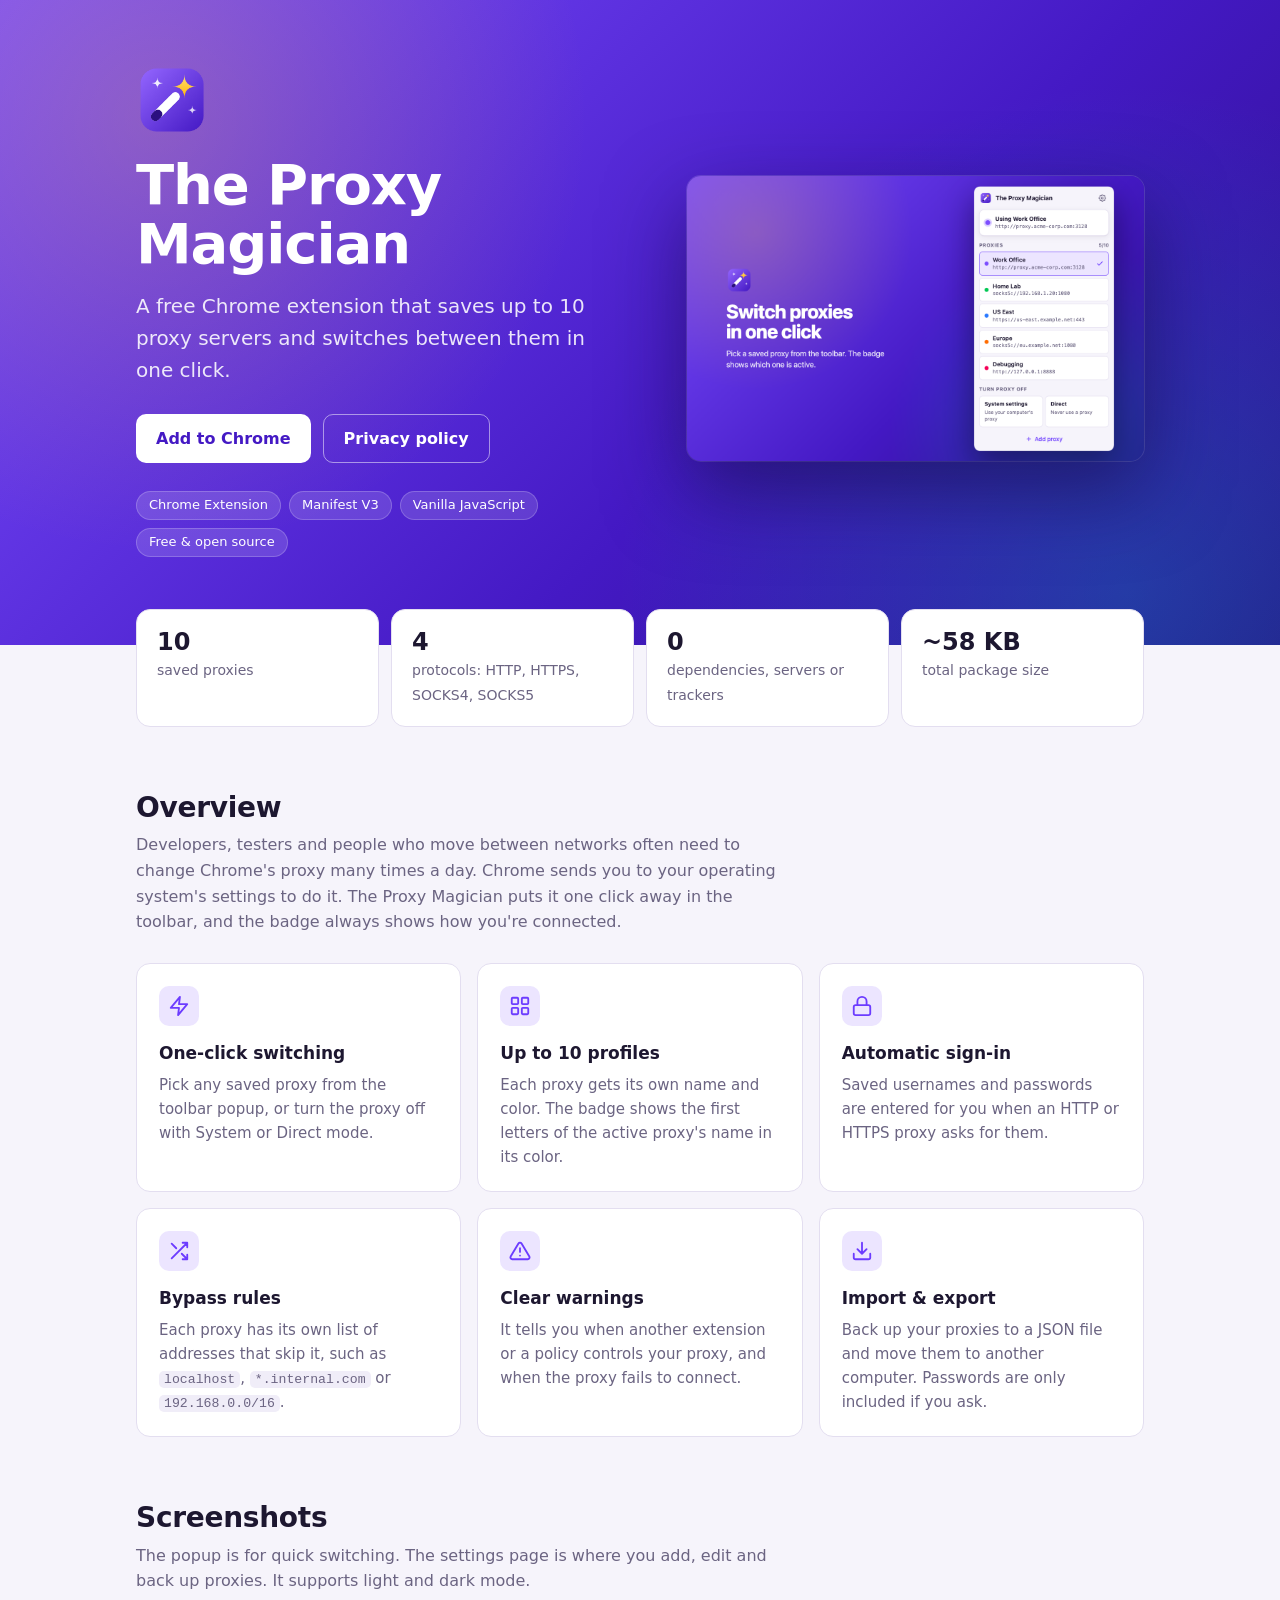
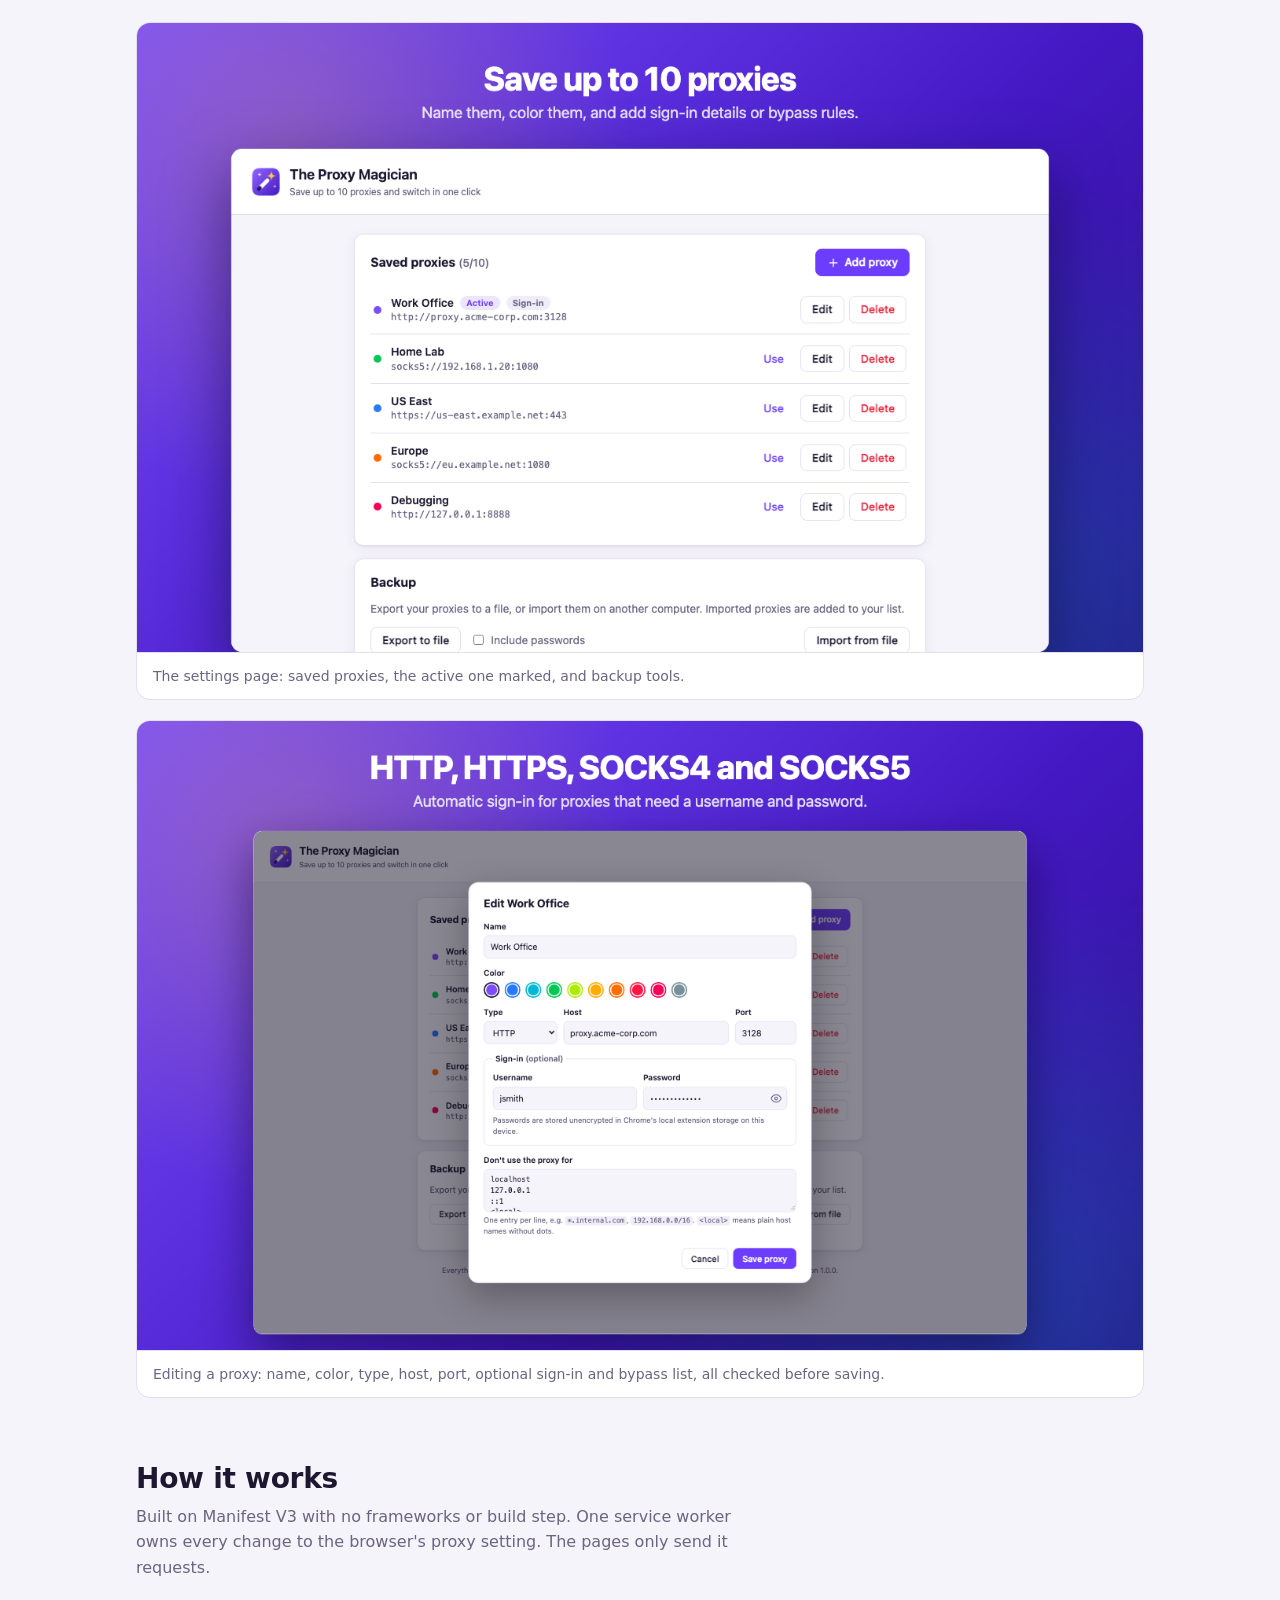
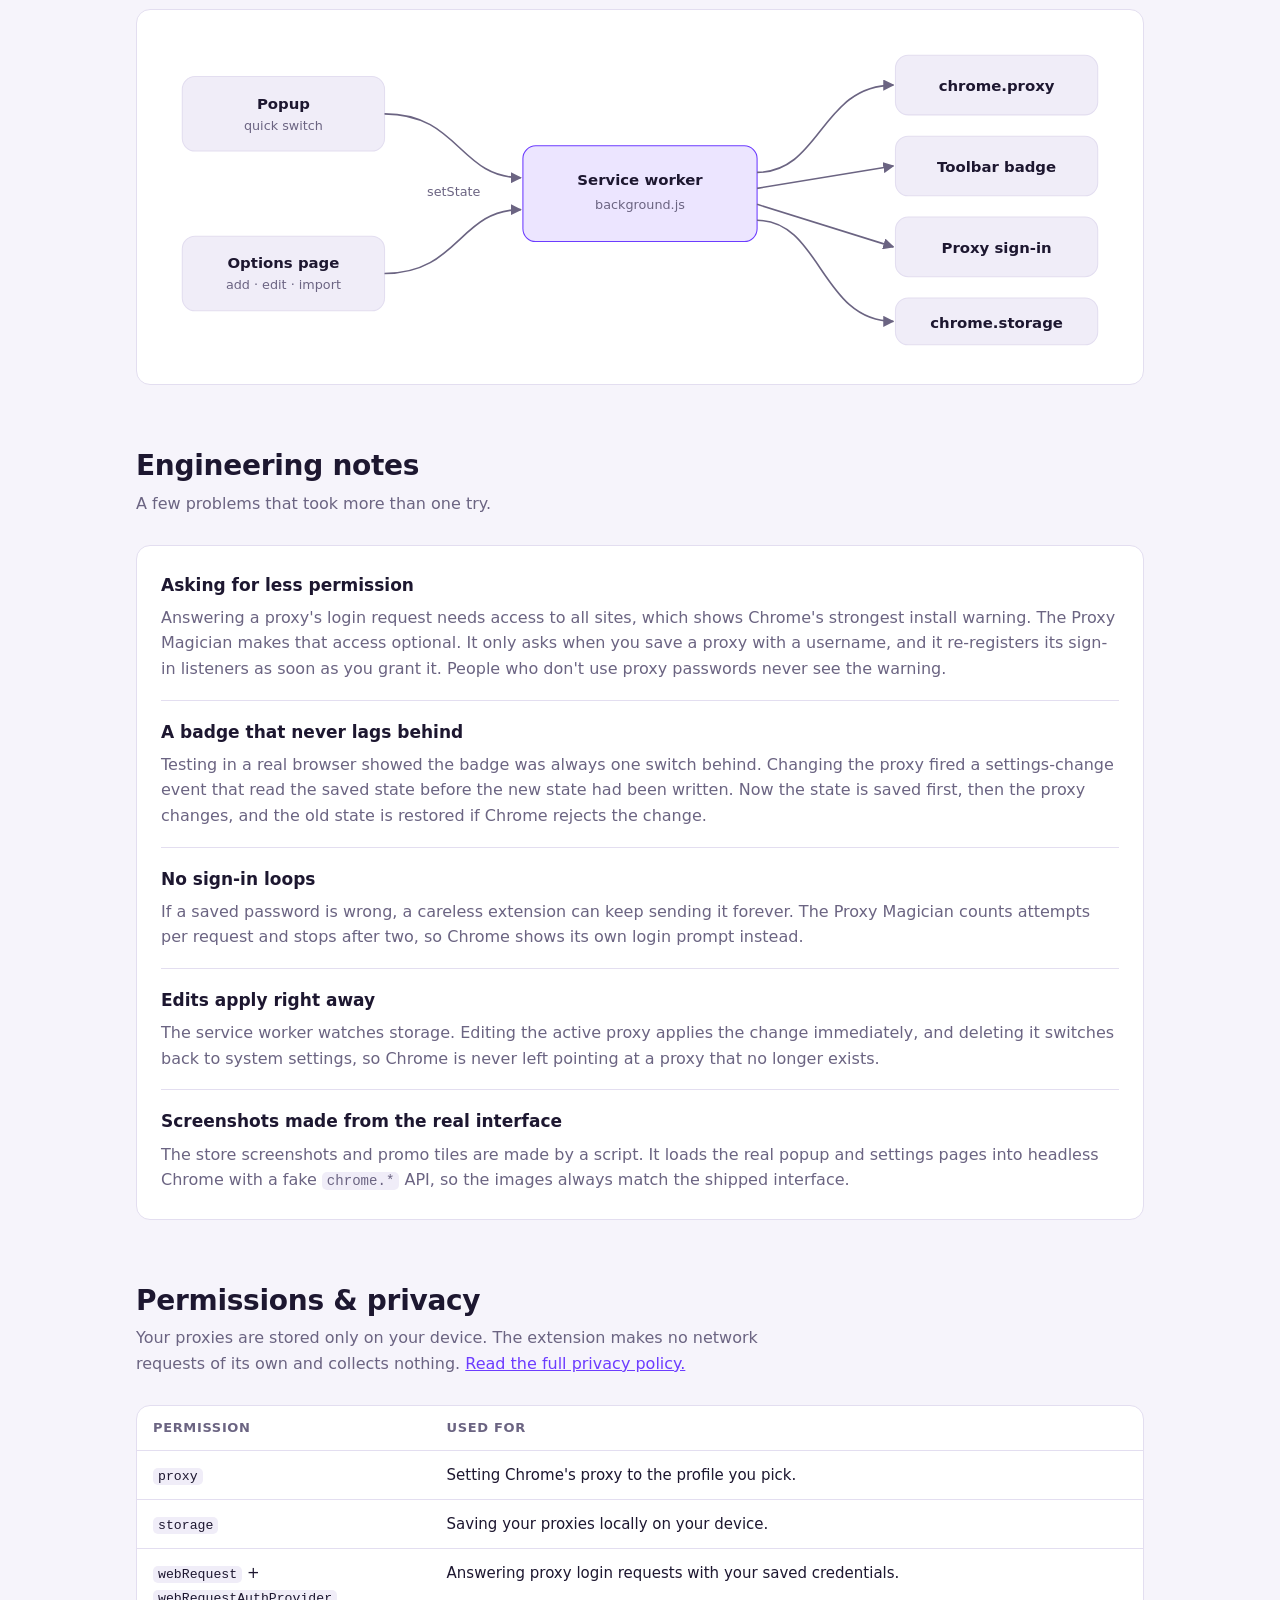
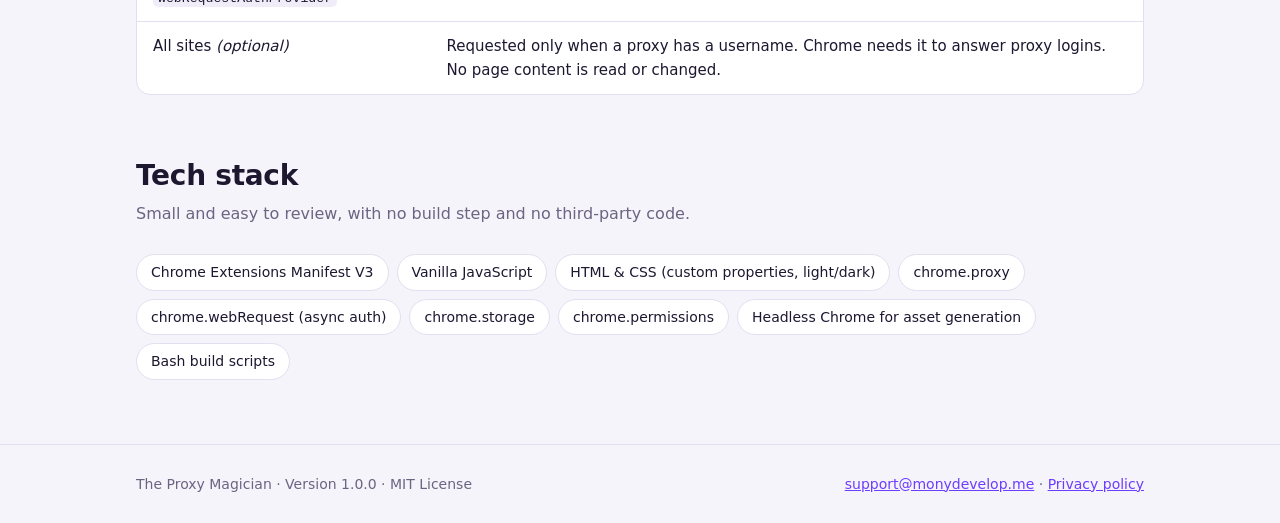
<file: docs/index.html>
<!doctype html>
<html lang="en">
<head>
  <meta charset="utf-8">
  <meta name="viewport" content="width=device-width, initial-scale=1">
  <title>The Proxy Magician</title>
  <meta name="description" content="A free, privacy-first Chrome extension to save up to 10 proxy servers and switch between them in one click.">
  <meta property="og:title" content="The Proxy Magician">
  <meta property="og:description" content="Save up to 10 proxies and switch between them in one click. Free, private, no tracking.">
  <meta property="og:image" content="images/promo-marquee.png">
  <link rel="icon" href="icon128.png">
  <style>
    :root {
      --bg: #f6f4fb;
      --surface: #ffffff;
      --surface-2: #f0edf8;
      --border: #e3def0;
      --text: #1d1730;
      --muted: #6b6482;
      --accent: #6c3cff;
      --accent-soft: #ece5ff;
      --gold: #ffb300;
      color-scheme: light;
    }
    @media (prefers-color-scheme: dark) {
      :root {
        --bg: #14111d;
        --surface: #1d1928;
        --surface-2: #262133;
        --border: #332c45;
        --text: #ece9f5;
        --muted: #a39cb8;
        --accent: #9b7bff;
        --accent-soft: #2c2347;
        --gold: #ffcf66;
        color-scheme: dark;
      }
    }
    * { box-sizing: border-box; }
    html { scroll-behavior: smooth; }
    body { margin: 0; background: var(--bg); color: var(--text); font: 16px/1.6 system-ui, -apple-system, "Segoe UI", Roboto, sans-serif; }
    a { color: var(--accent); }
    img { max-width: 100%; display: block; }
    code { font: 0.88em ui-monospace, "SF Mono", Menlo, Consolas, monospace; background: var(--surface-2); padding: 1px 5px; border-radius: 5px; }
    .wrap { max-width: 1040px; margin: 0 auto; padding: 0 16px; }

    /* Hero */
    .hero {
      color: #fff;
      background:
        radial-gradient(circle at 12% 18%, rgba(255, 194, 46, 0.22), transparent 35%),
        radial-gradient(circle at 88% 92%, rgba(0, 184, 212, 0.25), transparent 40%),
        linear-gradient(135deg, #7a4dff 0%, #4419c4 60%, #2a0e86 100%);
      padding: 64px 0 72px;
    }
    .hero .wrap { display: grid; grid-template-columns: 1.1fr 1fr; gap: 48px; align-items: center; }
    .hero .logo { width: 72px; height: 72px; margin-bottom: 20px; }
    .hero h1 { font-size: clamp(36px, 6vw, 56px); line-height: 1.05; margin: 0 0 16px; letter-spacing: -0.02em; }
    .hero p.lead { font-size: 20px; margin: 0 0 28px; color: rgba(255, 255, 255, 0.88); max-width: 480px; }
    .hero .shot { border-radius: 14px; box-shadow: 0 30px 80px rgba(15, 5, 50, 0.5), 0 0 0 1px rgba(255, 255, 255, 0.15); }
    .actions { display: flex; flex-wrap: wrap; gap: 12px; }
    .btn { display: inline-flex; align-items: center; gap: 8px; padding: 11px 20px; border-radius: 10px; font-weight: 600; text-decoration: none; }
    .btn-light { background: #fff; color: #4419c4; }
    .btn-outline { border: 1px solid rgba(255, 255, 255, 0.5); color: #fff; }
    .btn:hover { filter: brightness(1.06); }
    .tags { display: flex; flex-wrap: wrap; gap: 8px; margin-top: 28px; padding: 0; list-style: none; }
    .tags li { font-size: 13px; padding: 3px 12px; border-radius: 999px; background: rgba(255, 255, 255, 0.14); border: 1px solid rgba(255, 255, 255, 0.2); }

    /* Sections */
    section { padding: 64px 0 0; }
    section:last-of-type { padding-bottom: 64px; }
    h2 { font-size: 28px; line-height: 1.2; margin: 0 0 8px; letter-spacing: -0.01em; }
    .sub { color: var(--muted); margin: 0 0 28px; max-width: 640px; }
    .card { background: var(--surface); border: 1px solid var(--border); border-radius: 14px; }

    .facts { display: grid; grid-template-columns: repeat(4, 1fr); gap: 12px; margin-top: -36px; position: relative; }
    .fact { padding: 18px 20px; }
    .fact strong { display: block; font-size: 24px; line-height: 1.2; }
    .fact span { color: var(--muted); font-size: 14px; }

    .grid-3 { display: grid; grid-template-columns: repeat(3, 1fr); gap: 16px; }
    .grid-2 { display: grid; grid-template-columns: repeat(2, 1fr); gap: 16px; }
    .feature { padding: 22px; }
    .feature .ico { width: 40px; height: 40px; border-radius: 10px; display: grid; place-items: center; background: var(--accent-soft); color: var(--accent); margin-bottom: 14px; }
    .feature .ico svg { width: 22px; height: 22px; }
    .feature h3 { margin: 0 0 6px; font-size: 17px; }
    .feature p { margin: 0; color: var(--muted); font-size: 15px; }

    .gallery { display: grid; gap: 20px; }
    .gallery figure { margin: 0; overflow: hidden; }
    .gallery img { width: 100%; height: auto; }
    .gallery figcaption { padding: 12px 16px; color: var(--muted); font-size: 14px; border-top: 1px solid var(--border); }

    .arch { padding: 24px; }
    .arch svg { width: 100%; height: auto; }
    .arch .box { fill: var(--surface-2); stroke: var(--border); }
    .arch .box-accent { fill: var(--accent-soft); stroke: var(--accent); }
    .arch text { fill: var(--text); font: 600 14px system-ui, sans-serif; }
    .arch text.small { fill: var(--muted); font-weight: 400; font-size: 12px; }
    .arch .line { stroke: var(--muted); stroke-width: 1.5; fill: none; }
    .arch .arrow { fill: var(--muted); }

    .notes { padding: 8px 24px; }
    .note { padding: 18px 0; border-top: 1px solid var(--border); }
    .note:first-child { border-top: 0; }
    .note h3 { margin: 0 0 6px; font-size: 17px; }
    .note p { margin: 0; color: var(--muted); }

    table { width: 100%; border-collapse: collapse; font-size: 15px; }
    th, td { text-align: left; padding: 12px 16px; border-top: 1px solid var(--border); vertical-align: top; }
    thead th { border-top: 0; color: var(--muted); font-size: 13px; text-transform: uppercase; letter-spacing: 0.05em; font-weight: 600; }
    .table-card { overflow: hidden; }

    .stack { display: flex; flex-wrap: wrap; gap: 8px; padding: 0; margin: 0; list-style: none; }
    .stack li { padding: 6px 14px; border-radius: 999px; background: var(--surface); border: 1px solid var(--border); font-size: 14px; }

    footer { border-top: 1px solid var(--border); padding: 28px 0; color: var(--muted); font-size: 14px; }
    footer .wrap { display: flex; flex-wrap: wrap; justify-content: space-between; gap: 12px; }

    @media (max-width: 860px) {
      .hero .wrap { grid-template-columns: 1fr; }
      .facts { grid-template-columns: repeat(2, 1fr); }
      .grid-3 { grid-template-columns: 1fr 1fr; }
    }
    @media (max-width: 560px) {
      .hero { padding: 44px 0 64px; }
      .grid-3, .grid-2 { grid-template-columns: 1fr; }
      table, tbody, tr, td { display: block; }
      thead { display: none; }
      td:first-child { font-weight: 600; }
      td + td { border-top: 0; padding-top: 0; }
    }
  </style>
</head>
<body>

<header class="hero">
  <div class="wrap">
    <div>
      <img class="logo" src="icon128.png" alt="">
      <h1>The Proxy Magician</h1>
      <p class="lead">A free Chrome extension that saves up to 10 proxy servers and switches between them in one click.</p>
      <div class="actions">
        <a class="btn btn-light" href="https://chromewebstore.google.com/detail/the-proxy-magician/hmkcfbjaidhibekofgmmdnigapibkcei">Add to Chrome</a>
        <a class="btn btn-outline" href="privacy.html">Privacy policy</a>
      </div>
      <ul class="tags">
        <li>Chrome Extension</li>
        <li>Manifest V3</li>
        <li>Vanilla JavaScript</li>
        <li>Free &amp; open source</li>
      </ul>
    </div>
    <img class="shot" src="images/screenshot-1.png" alt="The Proxy Magician popup with five saved proxies, Work Office active">
  </div>
</header>

<main>
  <div class="wrap">
    <div class="facts">
      <div class="card fact"><strong>10</strong><span>saved proxies</span></div>
      <div class="card fact"><strong>4</strong><span>protocols: HTTP, HTTPS, SOCKS4, SOCKS5</span></div>
      <div class="card fact"><strong>0</strong><span>dependencies, servers or trackers</span></div>
      <div class="card fact"><strong>~58 KB</strong><span>total package size</span></div>
    </div>
  </div>

  <section id="overview">
    <div class="wrap">
      <h2>Overview</h2>
      <p class="sub">Developers, testers and people who move between networks often need to change Chrome's proxy many times a day. Chrome sends you to your operating system's settings to do it. The Proxy Magician puts it one click away in the toolbar, and the badge always shows how you're connected.</p>
      <div class="grid-3">
        <div class="card feature">
          <div class="ico"><svg viewBox="0 0 24 24" fill="none" stroke="currentColor" stroke-width="2" stroke-linecap="round" stroke-linejoin="round"><path d="M13 2 3 14h9l-1 8 10-12h-9l1-8z"/></svg></div>
          <h3>One-click switching</h3>
          <p>Pick any saved proxy from the toolbar popup, or turn the proxy off with System or Direct mode.</p>
        </div>
        <div class="card feature">
          <div class="ico"><svg viewBox="0 0 24 24" fill="none" stroke="currentColor" stroke-width="2" stroke-linecap="round" stroke-linejoin="round"><rect x="3" y="3" width="7" height="7" rx="1"/><rect x="14" y="3" width="7" height="7" rx="1"/><rect x="3" y="14" width="7" height="7" rx="1"/><rect x="14" y="14" width="7" height="7" rx="1"/></svg></div>
          <h3>Up to 10 profiles</h3>
          <p>Each proxy gets its own name and color. The badge shows the first letters of the active proxy's name in its color.</p>
        </div>
        <div class="card feature">
          <div class="ico"><svg viewBox="0 0 24 24" fill="none" stroke="currentColor" stroke-width="2" stroke-linecap="round" stroke-linejoin="round"><rect x="3" y="11" width="18" height="11" rx="2"/><path d="M7 11V7a5 5 0 0 1 10 0v4"/></svg></div>
          <h3>Automatic sign-in</h3>
          <p>Saved usernames and passwords are entered for you when an HTTP or HTTPS proxy asks for them.</p>
        </div>
        <div class="card feature">
          <div class="ico"><svg viewBox="0 0 24 24" fill="none" stroke="currentColor" stroke-width="2" stroke-linecap="round" stroke-linejoin="round"><path d="M16 3h5v5M4 20 21 3M21 16v5h-5M15 15l6 6M4 4l5 5"/></svg></div>
          <h3>Bypass rules</h3>
          <p>Each proxy has its own list of addresses that skip it, such as <code>localhost</code>, <code>*.internal.com</code> or <code>192.168.0.0/16</code>.</p>
        </div>
        <div class="card feature">
          <div class="ico"><svg viewBox="0 0 24 24" fill="none" stroke="currentColor" stroke-width="2" stroke-linecap="round" stroke-linejoin="round"><path d="M10.3 3.9 1.8 18a2 2 0 0 0 1.7 3h17a2 2 0 0 0 1.7-3L13.7 3.9a2 2 0 0 0-3.4 0zM12 9v4M12 17h.01"/></svg></div>
          <h3>Clear warnings</h3>
          <p>It tells you when another extension or a policy controls your proxy, and when the proxy fails to connect.</p>
        </div>
        <div class="card feature">
          <div class="ico"><svg viewBox="0 0 24 24" fill="none" stroke="currentColor" stroke-width="2" stroke-linecap="round" stroke-linejoin="round"><path d="M21 15v4a2 2 0 0 1-2 2H5a2 2 0 0 1-2-2v-4M7 10l5 5 5-5M12 15V3"/></svg></div>
          <h3>Import &amp; export</h3>
          <p>Back up your proxies to a JSON file and move them to another computer. Passwords are only included if you ask.</p>
        </div>
      </div>
    </div>
  </section>

  <section id="screenshots">
    <div class="wrap">
      <h2>Screenshots</h2>
      <p class="sub">The popup is for quick switching. The settings page is where you add, edit and back up proxies. It supports light and dark mode.</p>
      <div class="gallery">
        <figure class="card">
          <a href="images/screenshot-2.png"><img src="images/screenshot-2.png" alt="Settings page listing five saved proxies with Use, Edit and Delete buttons" loading="lazy"></a>
          <figcaption>The settings page: saved proxies, the active one marked, and backup tools.</figcaption>
        </figure>
        <figure class="card">
          <a href="images/screenshot-3.png"><img src="images/screenshot-3.png" alt="Edit proxy dialog with name, color, type, host, port, sign-in and bypass list fields" loading="lazy"></a>
          <figcaption>Editing a proxy: name, color, type, host, port, optional sign-in and bypass list, all checked before saving.</figcaption>
        </figure>
      </div>
    </div>
  </section>

  <section id="architecture">
    <div class="wrap">
      <h2>How it works</h2>
      <p class="sub">Built on Manifest V3 with no frameworks or build step. One service worker owns every change to the browser's proxy setting. The pages only send it requests.</p>
      <div class="card arch">
        <svg viewBox="0 0 900 300" role="img" aria-label="Architecture: popup and options page send messages to the background service worker, which reads chrome.storage and controls chrome.proxy, the toolbar badge and proxy sign-in">
          <defs>
            <marker id="arr" viewBox="0 0 10 10" refX="9" refY="5" markerWidth="7" markerHeight="7" orient="auto-start-reverse"><path class="arrow" d="M0 0 10 5 0 10z"/></marker>
          </defs>
          <rect class="box" x="20" y="40" width="190" height="70" rx="12"/>
          <text x="115" y="70" text-anchor="middle">Popup</text>
          <text class="small" x="115" y="90" text-anchor="middle">quick switch</text>

          <rect class="box" x="20" y="190" width="190" height="70" rx="12"/>
          <text x="115" y="220" text-anchor="middle">Options page</text>
          <text class="small" x="115" y="240" text-anchor="middle">add · edit · import</text>

          <rect class="box-accent" x="340" y="105" width="220" height="90" rx="12"/>
          <text x="450" y="142" text-anchor="middle">Service worker</text>
          <text class="small" x="450" y="164" text-anchor="middle">background.js</text>

          <rect class="box" x="690" y="20" width="190" height="56" rx="12"/>
          <text x="785" y="54" text-anchor="middle">chrome.proxy</text>
          <rect class="box" x="690" y="96" width="190" height="56" rx="12"/>
          <text x="785" y="130" text-anchor="middle">Toolbar badge</text>
          <rect class="box" x="690" y="172" width="190" height="56" rx="12"/>
          <text x="785" y="206" text-anchor="middle">Proxy sign-in</text>
          <rect class="box" x="690" y="248" width="190" height="44" rx="12"/>
          <text x="785" y="276" text-anchor="middle">chrome.storage</text>

          <path class="line" d="M210 75 C 280 75, 280 135, 338 135" marker-end="url(#arr)"/>
          <path class="line" d="M210 225 C 280 225, 280 165, 338 165" marker-end="url(#arr)"/>
          <text class="small" x="275" y="152" text-anchor="middle">setState</text>
          <path class="line" d="M560 130 C 620 130, 620 48, 688 48" marker-end="url(#arr)"/>
          <path class="line" d="M560 145 L 688 124" marker-end="url(#arr)"/>
          <path class="line" d="M560 160 L 688 200" marker-end="url(#arr)"/>
          <path class="line" d="M560 175 C 620 175, 620 270, 688 270" marker-end="url(#arr)"/>
        </svg>
      </div>
    </div>
  </section>

  <section id="engineering">
    <div class="wrap">
      <h2>Engineering notes</h2>
      <p class="sub">A few problems that took more than one try.</p>
      <div class="card notes">
        <div class="note">
          <h3>Asking for less permission</h3>
          <p>Answering a proxy's login request needs access to all sites, which shows Chrome's strongest install warning. The Proxy Magician makes that access optional. It only asks when you save a proxy with a username, and it re-registers its sign-in listeners as soon as you grant it. People who don't use proxy passwords never see the warning.</p>
        </div>
        <div class="note">
          <h3>A badge that never lags behind</h3>
          <p>Testing in a real browser showed the badge was always one switch behind. Changing the proxy fired a settings-change event that read the saved state before the new state had been written. Now the state is saved first, then the proxy changes, and the old state is restored if Chrome rejects the change.</p>
        </div>
        <div class="note">
          <h3>No sign-in loops</h3>
          <p>If a saved password is wrong, a careless extension can keep sending it forever. The Proxy Magician counts attempts per request and stops after two, so Chrome shows its own login prompt instead.</p>
        </div>
        <div class="note">
          <h3>Edits apply right away</h3>
          <p>The service worker watches storage. Editing the active proxy applies the change immediately, and deleting it switches back to system settings, so Chrome is never left pointing at a proxy that no longer exists.</p>
        </div>
        <div class="note">
          <h3>Screenshots made from the real interface</h3>
          <p>The store screenshots and promo tiles are made by a script. It loads the real popup and settings pages into headless Chrome with a fake <code>chrome.*</code> API, so the images always match the shipped interface.</p>
        </div>
      </div>
    </div>
  </section>

  <section id="privacy">
    <div class="wrap">
      <h2>Permissions &amp; privacy</h2>
      <p class="sub">Your proxies are stored only on your device. The extension makes no network requests of its own and collects nothing. <a href="privacy.html">Read the full privacy policy.</a></p>
      <div class="card table-card">
        <table>
          <thead><tr><th>Permission</th><th>Used for</th></tr></thead>
          <tbody>
            <tr><td><code>proxy</code></td><td>Setting Chrome's proxy to the profile you pick.</td></tr>
            <tr><td><code>storage</code></td><td>Saving your proxies locally on your device.</td></tr>
            <tr><td><code>webRequest</code> + <code>webRequestAuthProvider</code></td><td>Answering proxy login requests with your saved credentials.</td></tr>
            <tr><td>All sites <em>(optional)</em></td><td>Requested only when a proxy has a username. Chrome needs it to answer proxy logins. No page content is read or changed.</td></tr>
          </tbody>
        </table>
      </div>
    </div>
  </section>

  <section id="stack">
    <div class="wrap">
      <h2>Tech stack</h2>
      <p class="sub">Small and easy to review, with no build step and no third-party code.</p>
      <ul class="stack">
        <li>Chrome Extensions Manifest V3</li>
        <li>Vanilla JavaScript</li>
        <li>HTML &amp; CSS (custom properties, light/dark)</li>
        <li>chrome.proxy</li>
        <li>chrome.webRequest (async auth)</li>
        <li>chrome.storage</li>
        <li>chrome.permissions</li>
        <li>Headless Chrome for asset generation</li>
        <li>Bash build scripts</li>
      </ul>
    </div>
  </section>
</main>

<footer>
  <div class="wrap">
    <span>The Proxy Magician · Version 1.0.0 · MIT License</span>
    <span><a href="mailto:support@monydevelop.me">support@monydevelop.me</a> · <a href="privacy.html">Privacy policy</a></span>
  </div>
</footer>

</body>
</html>
</file>
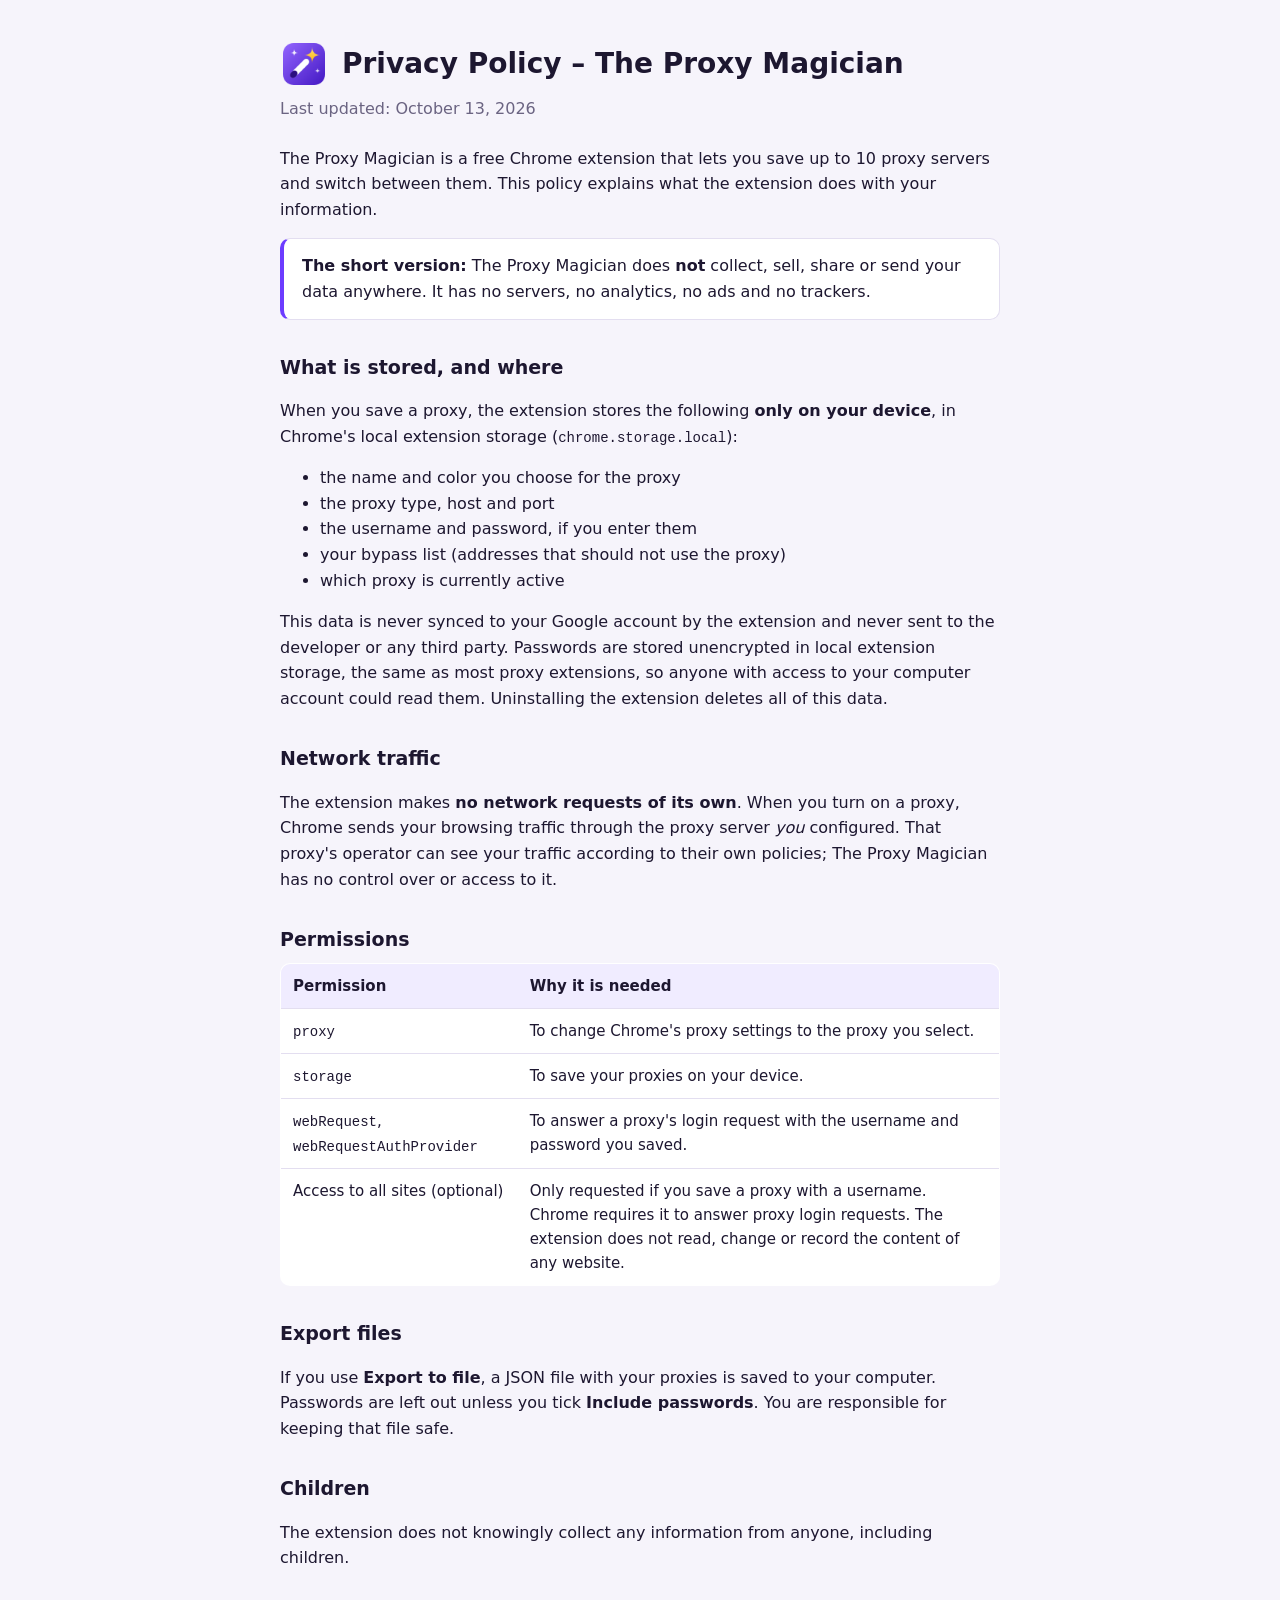
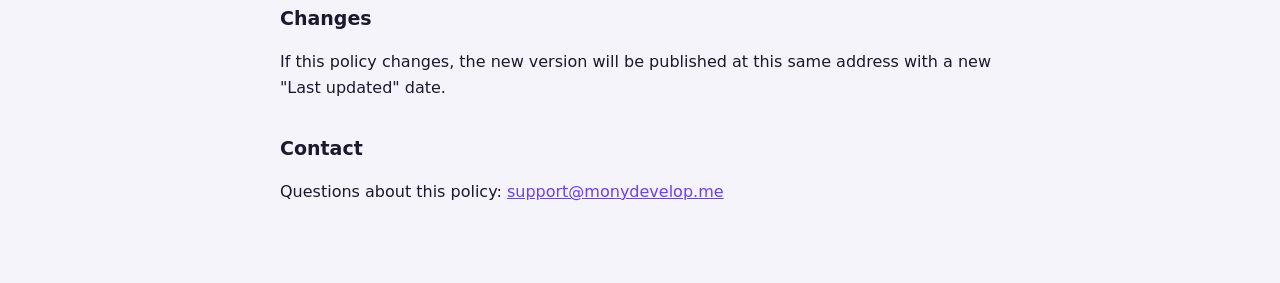
<file: docs/privacy.html>
<!doctype html>
<html lang="en">
<head>
  <meta charset="utf-8">
  <meta name="viewport" content="width=device-width, initial-scale=1">
  <title>Privacy Policy – The Proxy Magician</title>
  <style>
    :root { --bg: #f6f4fb; --surface: #fff; --text: #1d1730; --muted: #6b6482; --border: #e3def0; --accent: #6c3cff; color-scheme: light; }
    @media (prefers-color-scheme: dark) {
      :root { --bg: #14111d; --surface: #1d1928; --text: #ece9f5; --muted: #a39cb8; --border: #332c45; --accent: #9b7bff; color-scheme: dark; }
    }
    body { margin: 0; background: var(--bg); color: var(--text); font: 16px/1.6 system-ui, -apple-system, "Segoe UI", Roboto, sans-serif; }
    main { max-width: 720px; margin: 0 auto; padding: 40px 16px 64px; }
    header { display: flex; align-items: center; gap: 14px; margin-bottom: 8px; }
    header img { width: 48px; height: 48px; }
    h1 { font-size: 28px; line-height: 1.2; margin: 0; }
    h2 { font-size: 19px; margin: 32px 0 8px; }
    .updated { color: var(--muted); margin: 0 0 24px; }
    .summary { background: var(--surface); border: 1px solid var(--border); border-left: 4px solid var(--accent); border-radius: 10px; padding: 14px 18px; }
    table { width: 100%; border-collapse: collapse; background: var(--surface); border: 1px solid var(--border); border-radius: 10px; overflow: hidden; font-size: 15px; }
    th, td { text-align: left; padding: 10px 12px; border-top: 1px solid var(--border); vertical-align: top; }
    th { border-top: 0; background: color-mix(in srgb, var(--accent) 10%, var(--surface)); }
    code { font-size: 14px; }
    a { color: var(--accent); }
    @media (max-width: 560px) { table, tbody, tr, td, th { display: block; } thead { display: none; } td:first-child { font-weight: 600; border-top: 1px solid var(--border); } td + td { border-top: 0; padding-top: 0; } }
  </style>
</head>
<body>
<main>
  <header>
    <img src="icon128.png" alt="">
    <h1>Privacy Policy – The Proxy Magician</h1>
  </header>
  <p class="updated">Last updated: October 13, 2026</p>

  <p>The Proxy Magician is a free Chrome extension that lets you save up to 10 proxy servers and switch between them. This policy explains what the extension does with your information.</p>

  <div class="summary">
    <strong>The short version:</strong> The Proxy Magician does <strong>not</strong> collect, sell, share or send your data anywhere. It has no servers, no analytics, no ads and no trackers.
  </div>

  <h2>What is stored, and where</h2>
  <p>When you save a proxy, the extension stores the following <strong>only on your device</strong>, in Chrome's local extension storage (<code>chrome.storage.local</code>):</p>
  <ul>
    <li>the name and color you choose for the proxy</li>
    <li>the proxy type, host and port</li>
    <li>the username and password, if you enter them</li>
    <li>your bypass list (addresses that should not use the proxy)</li>
    <li>which proxy is currently active</li>
  </ul>
  <p>This data is never synced to your Google account by the extension and never sent to the developer or any third party. Passwords are stored unencrypted in local extension storage, the same as most proxy extensions, so anyone with access to your computer account could read them. Uninstalling the extension deletes all of this data.</p>

  <h2>Network traffic</h2>
  <p>The extension makes <strong>no network requests of its own</strong>. When you turn on a proxy, Chrome sends your browsing traffic through the proxy server <em>you</em> configured. That proxy's operator can see your traffic according to their own policies; The Proxy Magician has no control over or access to it.</p>

  <h2>Permissions</h2>
  <table>
    <thead><tr><th>Permission</th><th>Why it is needed</th></tr></thead>
    <tbody>
      <tr><td><code>proxy</code></td><td>To change Chrome's proxy settings to the proxy you select.</td></tr>
      <tr><td><code>storage</code></td><td>To save your proxies on your device.</td></tr>
      <tr><td><code>webRequest</code>, <code>webRequestAuthProvider</code></td><td>To answer a proxy's login request with the username and password you saved.</td></tr>
      <tr><td>Access to all sites (optional)</td><td>Only requested if you save a proxy with a username. Chrome requires it to answer proxy login requests. The extension does not read, change or record the content of any website.</td></tr>
    </tbody>
  </table>

  <h2>Export files</h2>
  <p>If you use <strong>Export to file</strong>, a JSON file with your proxies is saved to your computer. Passwords are left out unless you tick <strong>Include passwords</strong>. You are responsible for keeping that file safe.</p>

  <h2>Children</h2>
  <p>The extension does not knowingly collect any information from anyone, including children.</p>

  <h2>Changes</h2>
  <p>If this policy changes, the new version will be published at this same address with a new "Last updated" date.</p>

  <h2>Contact</h2>
  <p>Questions about this policy: <a href="mailto:support@monydevelop.me">support@monydevelop.me</a></p>
</main>
</body>
</html>
</file>
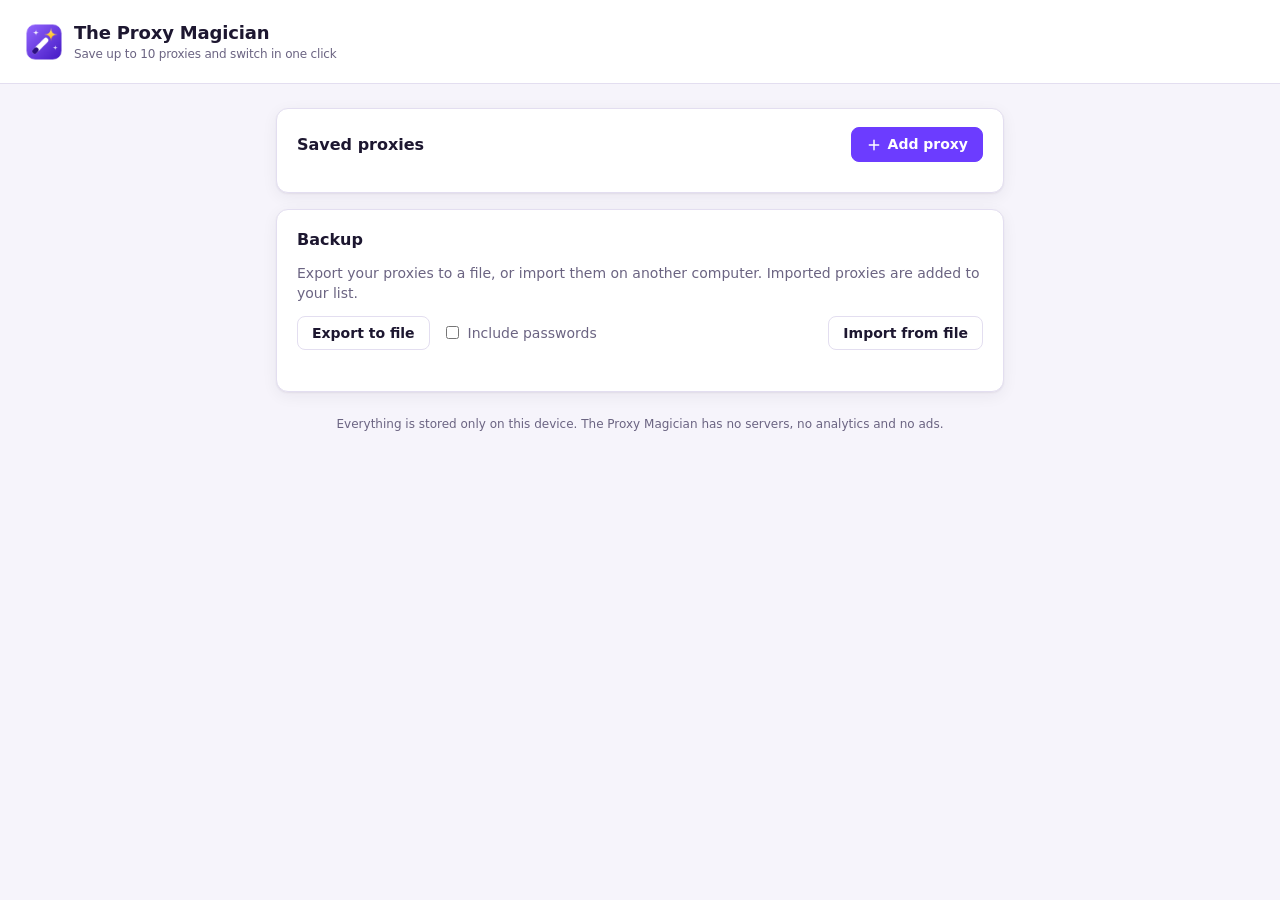
<file: src/options.html>
<!doctype html>
<html lang="en">
<head>
  <meta charset="utf-8">
  <meta name="viewport" content="width=device-width, initial-scale=1">
  <title>Manage proxies – The Proxy Magician</title>
  <link rel="stylesheet" href="styles.css">
  <link rel="stylesheet" href="options.css">
</head>
<body>
  <header class="topbar">
    <div class="brand">
      <img src="../icons/icon48.png" alt="">
      <h1>The Proxy Magician <small>Save up to 10 proxies and switch in one click</small></h1>
    </div>
  </header>

  <main>
    <div class="notice notice-warn hidden" id="grantNotice">
      <strong>Automatic sign-in is off.</strong>
      One of your proxies has a username and password. To enter them for you, Chrome needs your permission to
      respond to proxy login requests. Without it, Chrome will ask you for the password itself.
      <br>
      <button class="btn" id="grantBtn">Allow automatic sign-in</button>
    </div>

    <section class="card panel">
      <div class="panel-head">
        <h2>Saved proxies <span class="count" id="count"></span></h2>
        <button class="btn btn-primary" id="addBtn">
          <svg viewBox="0 0 24 24" fill="none" stroke="currentColor" stroke-width="2.2" stroke-linecap="round"><path d="M12 5v14M5 12h14"/></svg>
          Add proxy
        </button>
      </div>
      <ul class="rows" id="rows"></ul>
      <p class="empty hidden" id="empty">No proxies yet. Click <strong>Add proxy</strong> to create your first one.</p>
      <p class="limit hidden" id="limit">You've reached the limit of 10 proxies. Delete one to add another.</p>
    </section>

    <section class="card panel">
      <div class="panel-head">
        <h2>Backup</h2>
      </div>
      <p class="muted">Export your proxies to a file, or import them on another computer. Imported proxies are added to your list.</p>
      <div class="backup">
        <button class="btn" id="exportBtn">Export to file</button>
        <label class="check-label"><input type="checkbox" id="exportPasswords"> Include passwords</label>
        <span class="spacer"></span>
        <button class="btn" id="importBtn">Import from file</button>
        <input type="file" id="importFile" accept="application/json,.json" class="hidden">
      </div>
      <p class="notice notice-warn export-warning hidden" id="exportWarning" role="status">
        Passwords will be saved as plain text. Anyone who gets this file can read them, so store it somewhere safe.
      </p>
      <p class="feedback" id="backupFeedback" role="status"></p>
    </section>

    <p class="footnote">
      Everything is stored only on this device. The Proxy Magician has no servers, no analytics and no ads.
      <span id="version"></span>
    </p>
  </main>

  <dialog id="editor" aria-labelledby="editorTitle">
    <form id="form" novalidate>
      <h2 id="editorTitle">Add proxy</h2>

      <div class="field">
        <label for="name">Name</label>
        <input id="name" name="name" maxlength="30" placeholder="e.g. Work, Home, US server" autocomplete="off" required>
        <p class="error" data-for="name"></p>
      </div>

      <div class="field">
        <span class="label">Color</span>
        <div class="swatches" id="swatches" role="radiogroup" aria-label="Color"></div>
      </div>

      <div class="grid-3">
        <div class="field">
          <label for="scheme">Type</label>
          <select id="scheme" name="scheme">
            <option value="http">HTTP</option>
            <option value="https">HTTPS</option>
            <option value="socks4">SOCKS4</option>
            <option value="socks5">SOCKS5</option>
          </select>
          <p class="error" data-for="scheme"></p>
        </div>
        <div class="field">
          <label for="host">Host</label>
          <input id="host" name="host" placeholder="proxy.example.com" autocomplete="off" spellcheck="false" required>
          <p class="error" data-for="host"></p>
        </div>
        <div class="field">
          <label for="port">Port</label>
          <input id="port" name="port" type="number" min="1" max="65535" inputmode="numeric" placeholder="8080" required>
          <p class="error" data-for="port"></p>
        </div>
      </div>

      <fieldset>
        <legend>Sign-in <span class="muted">(optional)</span></legend>
        <div class="grid-2">
          <div class="field">
            <label for="username">Username</label>
            <input id="username" name="username" autocomplete="off" spellcheck="false">
          </div>
          <div class="field">
            <label for="password">Password</label>
            <div class="pw">
              <input id="password" name="password" type="password" autocomplete="new-password">
              <button type="button" class="icon-btn" id="togglePw" aria-label="Show password" title="Show password">
                <svg viewBox="0 0 24 24" fill="none" stroke="currentColor" stroke-width="2" stroke-linecap="round" stroke-linejoin="round"><path d="M1 12s4-8 11-8 11 8 11 8-4 8-11 8-11-8-11-8z"/><circle cx="12" cy="12" r="3"/></svg>
              </button>
            </div>
          </div>
        </div>
        <p class="hint" id="socksHint">Chrome does not support sign-in for SOCKS proxies. Use HTTP or HTTPS if your proxy requires a password.</p>
        <p class="hint">Passwords are stored unencrypted in Chrome's local extension storage on this device.</p>
      </fieldset>

      <div class="field">
        <label for="bypass">Don't use the proxy for</label>
        <textarea id="bypass" name="bypass" rows="3" spellcheck="false"></textarea>
        <p class="hint">One entry per line, e.g. <code>*.internal.com</code>, <code>192.168.0.0/16</code>. <code>&lt;local&gt;</code> means plain host names without dots.</p>
      </div>

      <div class="actions">
        <button type="button" class="btn" id="cancelBtn">Cancel</button>
        <button type="submit" class="btn btn-primary" id="saveBtn">Save proxy</button>
      </div>
    </form>
  </dialog>

  <script src="shared.js"></script>
  <script src="options.js"></script>
</body>
</html>
</file>
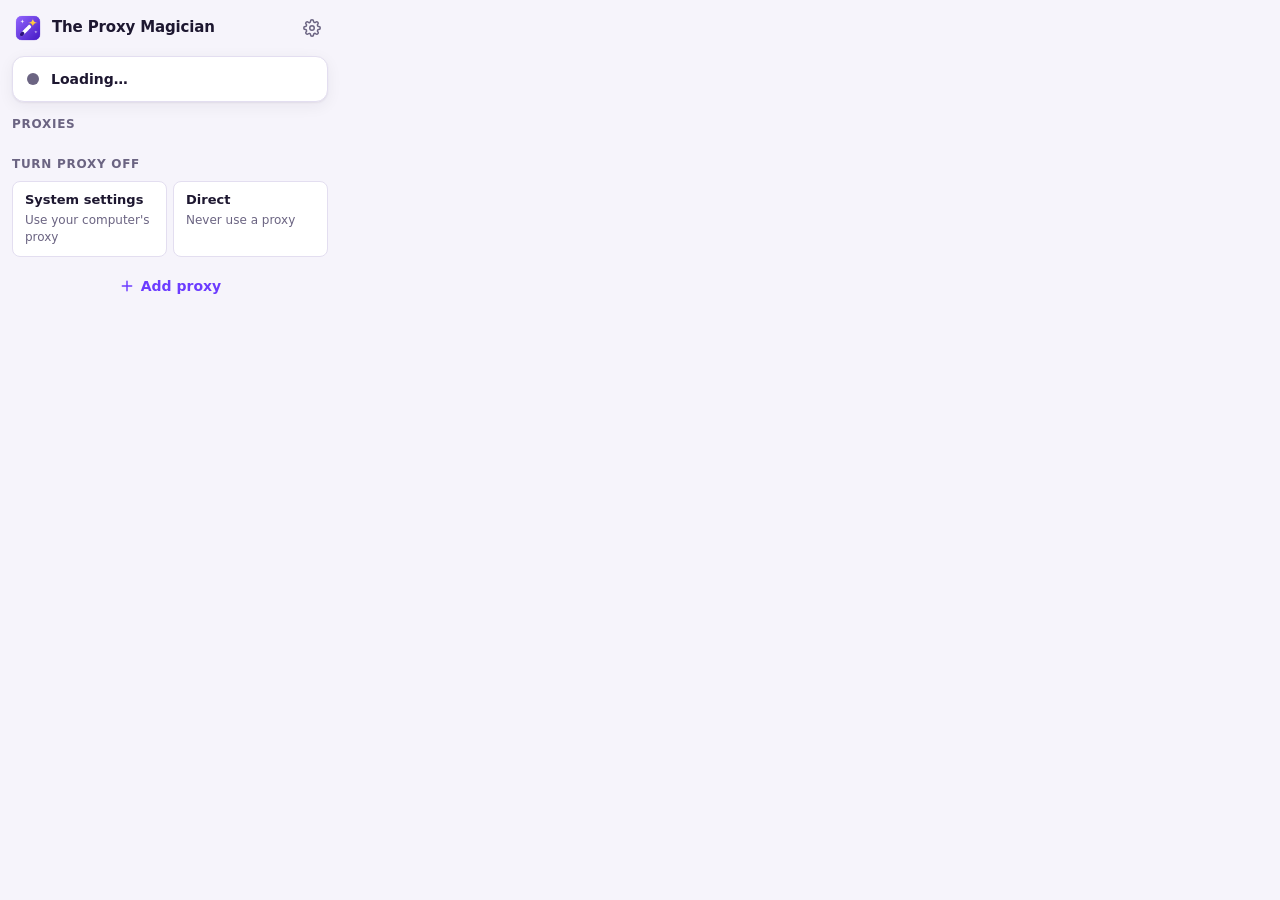
<file: src/popup.html>
<!doctype html>
<html lang="en">
<head>
  <meta charset="utf-8">
  <meta name="viewport" content="width=device-width, initial-scale=1">
  <title>The Proxy Magician</title>
  <link rel="stylesheet" href="styles.css">
  <link rel="stylesheet" href="popup.css">
</head>
<body>
  <header class="popup-header">
    <div class="brand">
      <img src="../icons/icon48.png" alt="">
      <h1>The Proxy Magician</h1>
    </div>
    <button class="icon-btn" id="openOptions" title="Manage proxies" aria-label="Manage proxies">
      <svg viewBox="0 0 24 24" fill="none" stroke="currentColor" stroke-width="2" stroke-linecap="round" stroke-linejoin="round"><circle cx="12" cy="12" r="3"/><path d="M19.4 15a1.65 1.65 0 0 0 .33 1.82l.06.06a2 2 0 1 1-2.83 2.83l-.06-.06a1.65 1.65 0 0 0-1.82-.33 1.65 1.65 0 0 0-1 1.51V21a2 2 0 1 1-4 0v-.09A1.65 1.65 0 0 0 9 19.4a1.65 1.65 0 0 0-1.82.33l-.06.06a2 2 0 1 1-2.83-2.83l.06-.06A1.65 1.65 0 0 0 4.68 15a1.65 1.65 0 0 0-1.51-1H3a2 2 0 1 1 0-4h.09A1.65 1.65 0 0 0 4.6 9a1.65 1.65 0 0 0-.33-1.82l-.06-.06a2 2 0 1 1 2.83-2.83l.06.06A1.65 1.65 0 0 0 9 4.68a1.65 1.65 0 0 0 1-1.51V3a2 2 0 1 1 4 0v.09a1.65 1.65 0 0 0 1 1.51 1.65 1.65 0 0 0 1.82-.33l.06-.06a2 2 0 1 1 2.83 2.83l-.06.06A1.65 1.65 0 0 0 19.4 9a1.65 1.65 0 0 0 1.51 1H21a2 2 0 1 1 0 4h-.09a1.65 1.65 0 0 0-1.51 1z"/></svg>
    </button>
  </header>

  <main>
    <section class="status card" id="status" aria-live="polite">
      <span class="dot" id="statusDot"></span>
      <div class="status-text">
        <strong id="statusTitle">Loading…</strong>
        <span class="mono" id="statusDetail"></span>
      </div>
    </section>

    <div id="notices"></div>

    <section>
      <h2 class="section-title">Proxies <span class="count" id="count"></span></h2>
      <ul class="profile-list" id="profileList"></ul>
      <div class="empty card hidden" id="empty">
        <p>No proxies saved yet.</p>
        <button class="btn btn-primary" id="addFirst">Add your first proxy</button>
      </div>
    </section>

    <section>
      <h2 class="section-title">Turn proxy off</h2>
      <div class="modes">
        <button class="mode-btn" id="modeSystem" data-mode="system">
          <strong>System settings</strong>
          <span>Use your computer's proxy</span>
        </button>
        <button class="mode-btn" id="modeDirect" data-mode="direct">
          <strong>Direct</strong>
          <span>Never use a proxy</span>
        </button>
      </div>
    </section>
  </main>

  <footer class="popup-footer">
    <button class="btn btn-ghost" id="addProxy">
      <svg viewBox="0 0 24 24" fill="none" stroke="currentColor" stroke-width="2.2" stroke-linecap="round"><path d="M12 5v14M5 12h14"/></svg>
      Add proxy
    </button>
  </footer>

  <script src="shared.js"></script>
  <script src="popup.js"></script>
</body>
</html>
</file>
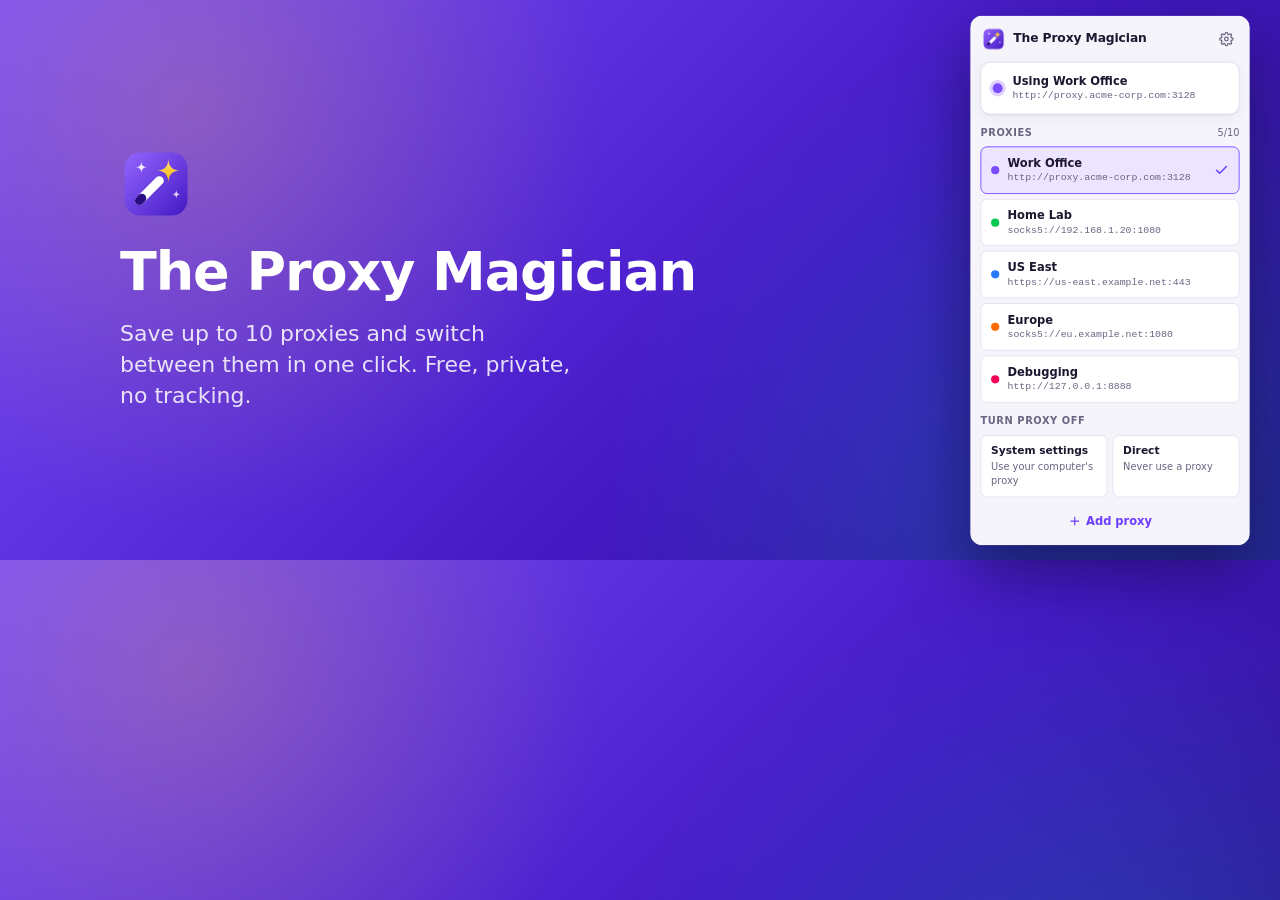
<file: store/src/promo-marquee.html>
<!doctype html>
<html><head><meta charset="utf-8"><link rel="stylesheet" href="stage.css">
<style>
  body { --w: 1400px; --h: 560px; display: flex; align-items: center; justify-content: space-between; padding: 0 120px; box-sizing: border-box; }
  .window { transform: scale(0.82); }
</style></head>
<body>
  <div class="copy">
    <img class="logo" src="icon.svg" alt="">
    <h1>The Proxy Magician</h1>
    <p>Save up to 10 proxies and switch between them in one click. Free, private, no tracking.</p>
  </div>
  <div class="window"><iframe id="f" width="340" data-auto-height="1"></iframe></div>
  <script src="frame.js"></script>
  <script>mountExtensionPage(document.getElementById('f'), 'popup.html');</script>
</body></html>
</file>
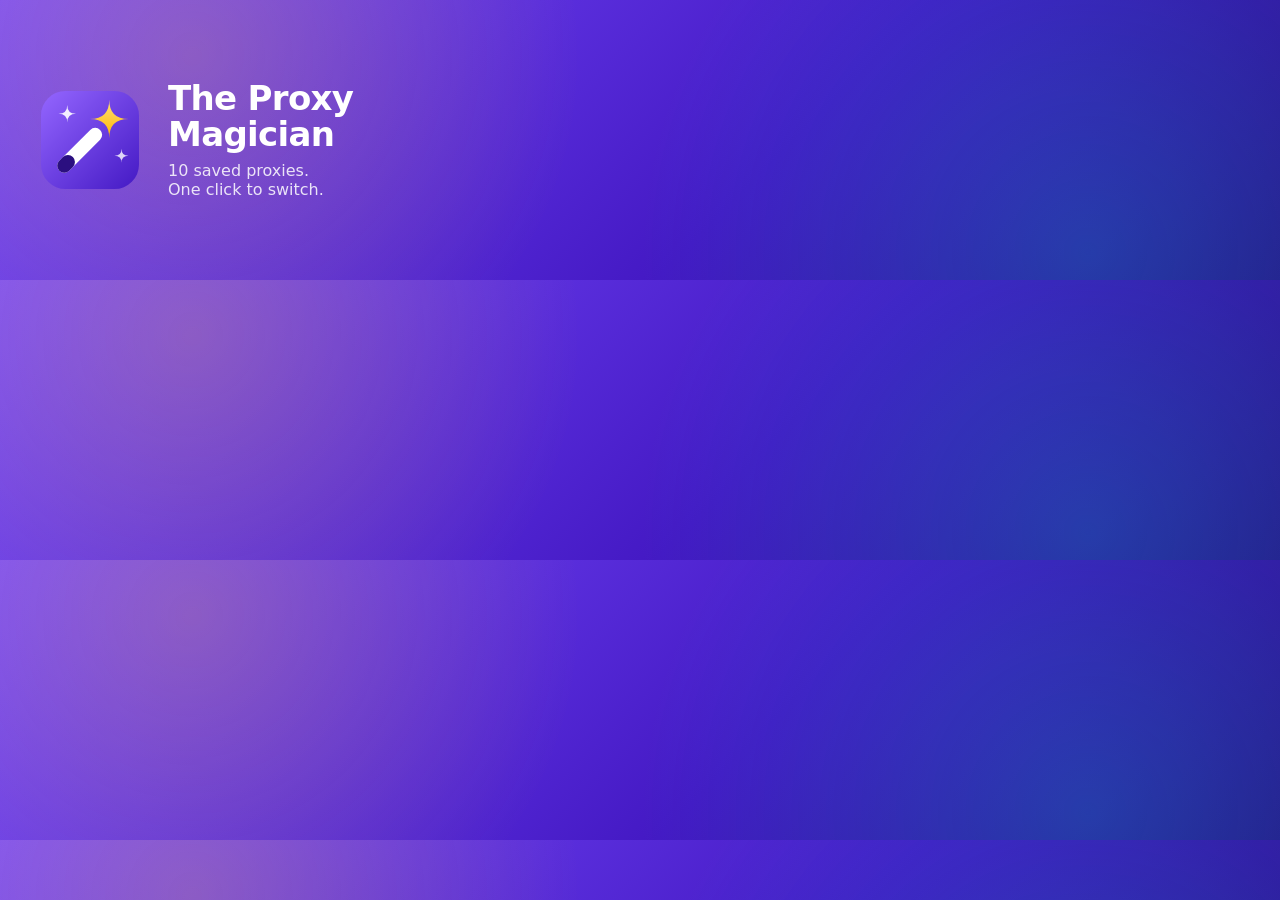
<file: store/src/promo-small.html>
<!doctype html>
<html><head><meta charset="utf-8"><link rel="stylesheet" href="stage.css">
<style>
  body { --w: 440px; --h: 280px; display: flex; align-items: center; gap: 22px; padding: 0 34px; box-sizing: border-box; }
  img { width: 112px; height: 112px; flex: none; }
  h1 { font-size: 34px; line-height: 1.05; margin: 0 0 8px; font-weight: 750; letter-spacing: -0.02em; }
  p { margin: 0; font-size: 16px; color: rgba(255,255,255,.85); }
</style></head>
<body>
  <img src="icon.svg" alt="">
  <div><h1>The Proxy Magician</h1><p>10 saved proxies.<br>One click to switch.</p></div>
</body></html>
</file>
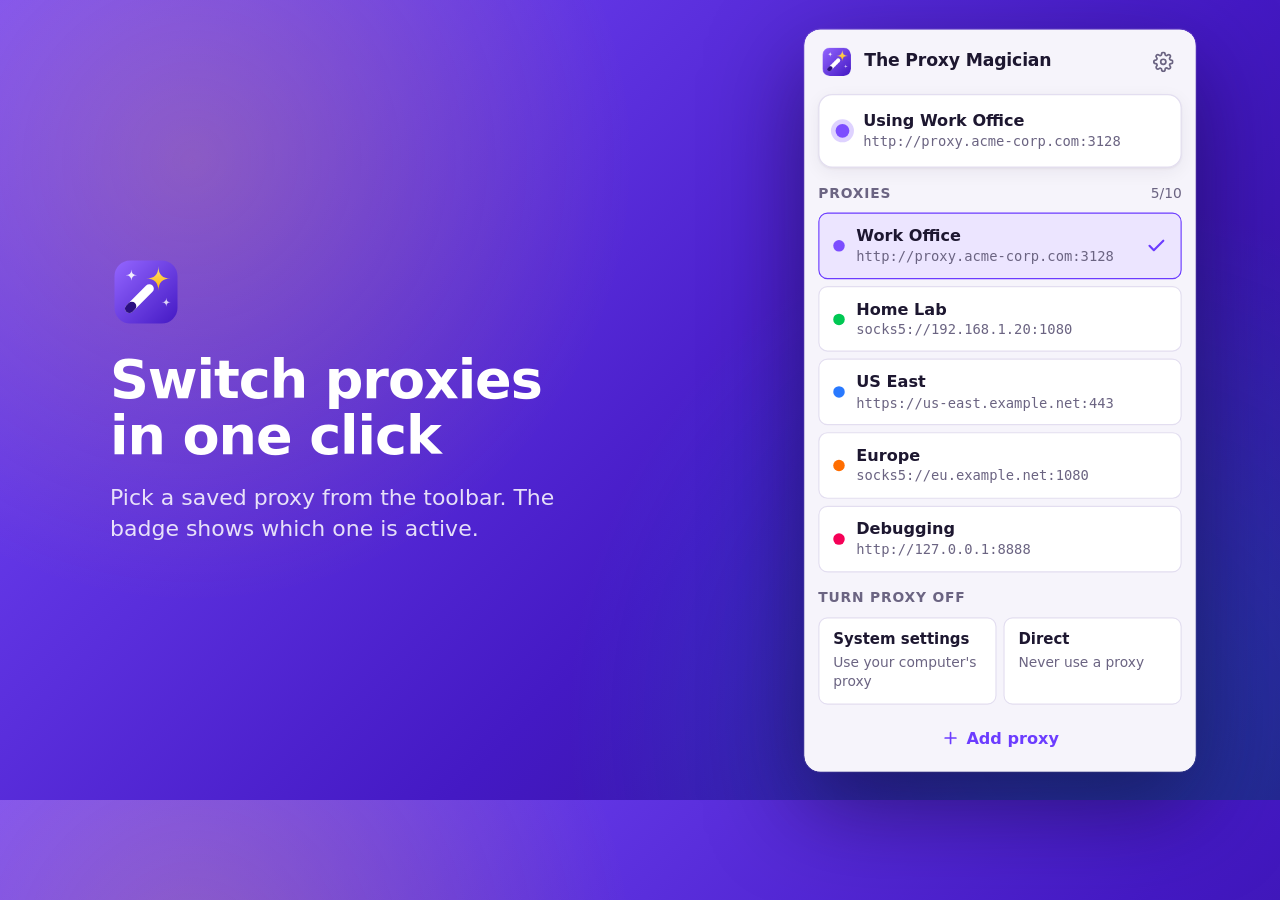
<file: store/src/screenshot-1.html>
<!doctype html>
<html><head><meta charset="utf-8"><link rel="stylesheet" href="stage.css">
<style>
  body { --w: 1280px; --h: 800px; display: flex; align-items: center; justify-content: space-between; padding: 0 110px; box-sizing: border-box; }
  .window { transform: scale(1.15); transform-origin: center; }
</style></head>
<body>
  <div class="copy">
    <img class="logo" src="icon.svg" alt="">
    <h1>Switch proxies<br>in one click</h1>
    <p>Pick a saved proxy from the toolbar. The badge shows which one is active.</p>
  </div>
  <div class="window"><iframe id="f" width="340" data-auto-height="1"></iframe></div>
  <script src="frame.js"></script>
  <script>mountExtensionPage(document.getElementById('f'), 'popup.html');</script>
</body></html>
</file>
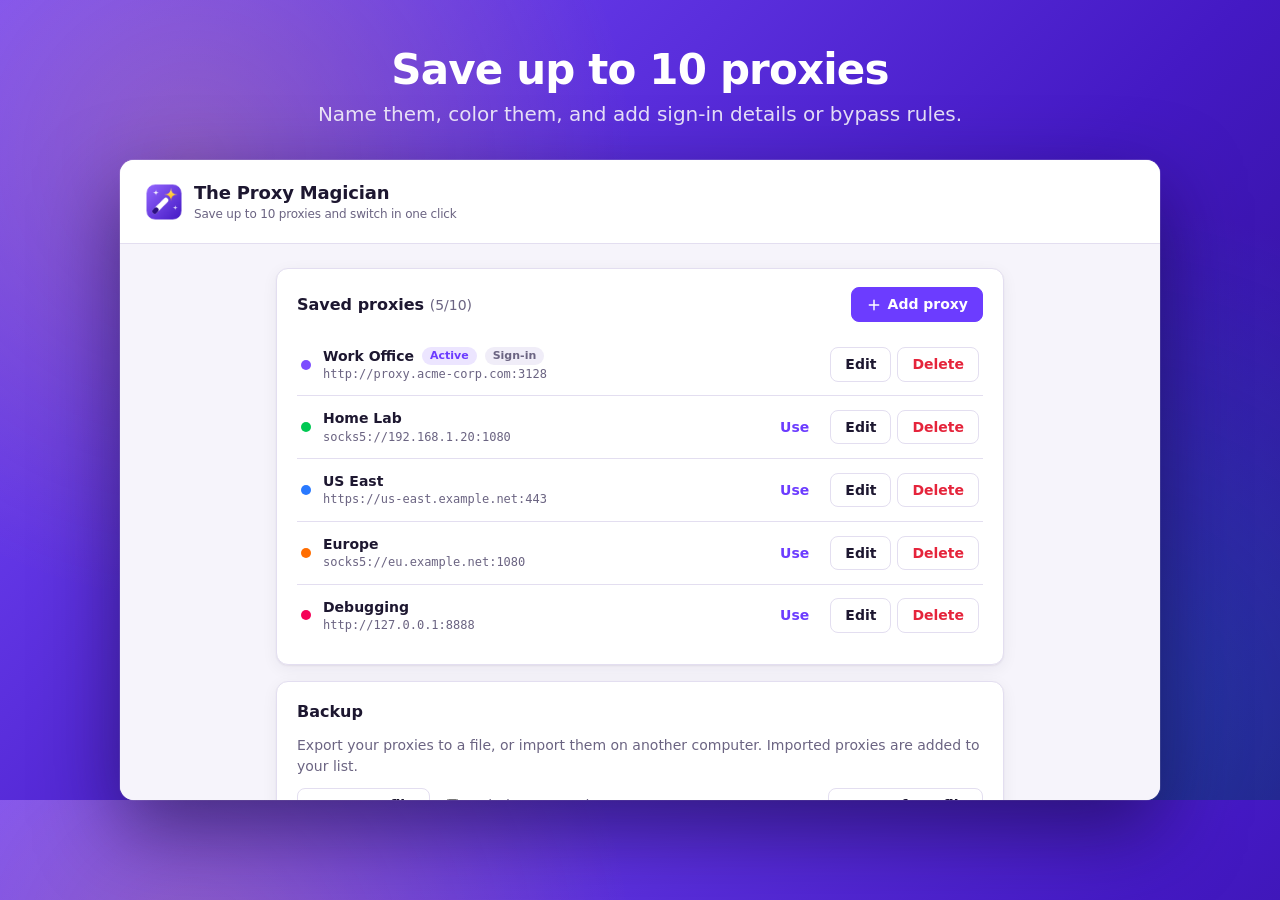
<file: store/src/screenshot-2.html>
<!doctype html>
<html><head><meta charset="utf-8"><link rel="stylesheet" href="stage.css">
<style>
  body { --w: 1280px; --h: 800px; display: flex; flex-direction: column; align-items: center; padding-top: 48px; box-sizing: border-box; }
  .copy { text-align: center; margin-bottom: 32px; }
  .copy h1 { font-size: 42px; margin-bottom: 8px; }
  .copy p { max-width: none; font-size: 20px; }
</style></head>
<body>
  <div class="copy">
    <h1>Save up to 10 proxies</h1>
    <p>Name them, color them, and add sign-in details or bypass rules.</p>
  </div>
  <div class="window"><iframe id="f" width="1040" height="640"></iframe></div>
  <script src="frame.js"></script>
  <script>mountExtensionPage(document.getElementById('f'), 'options.html');</script>
</body></html>
</file>
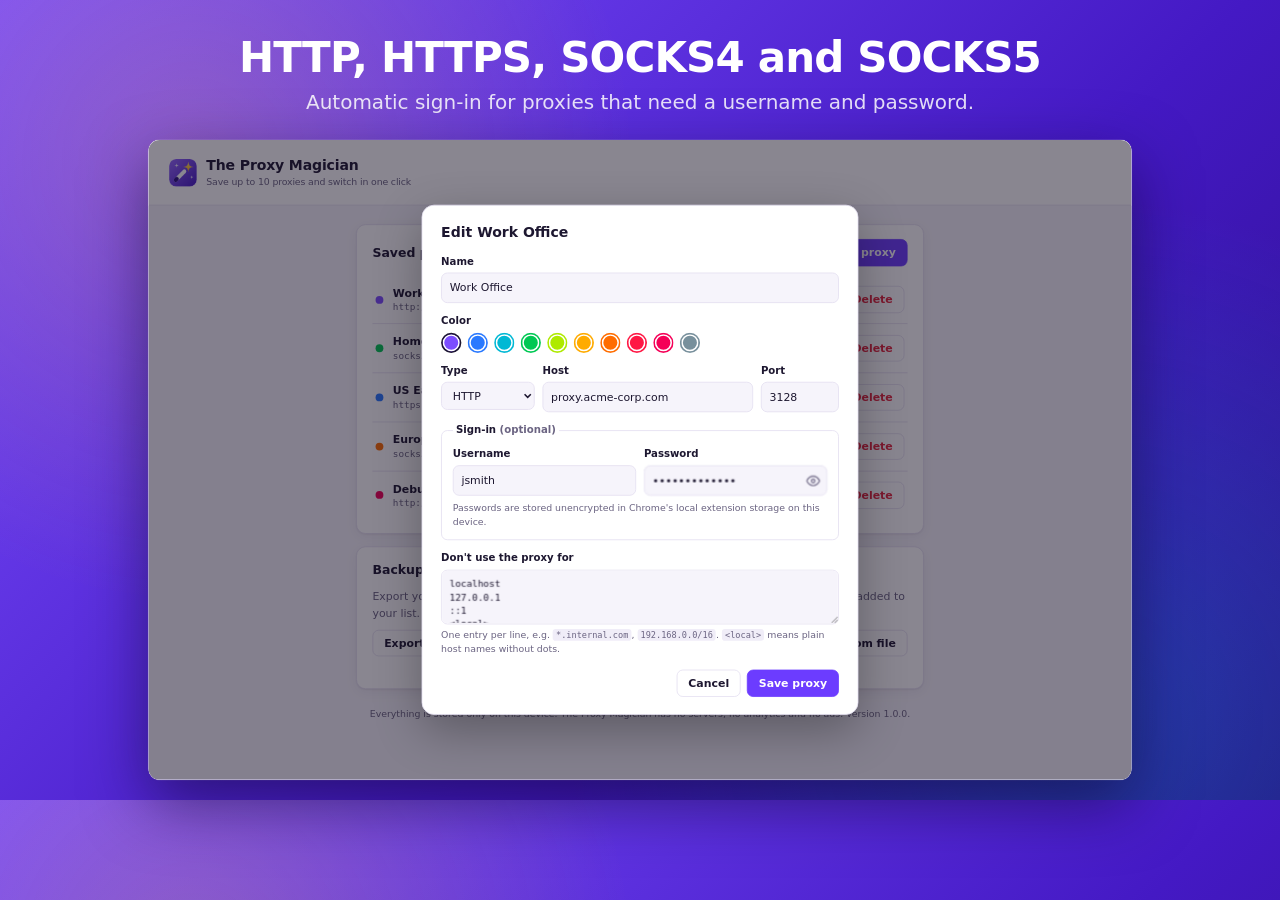
<file: store/src/screenshot-3.html>
<!doctype html>
<html><head><meta charset="utf-8"><link rel="stylesheet" href="stage.css">
<style>
  body { --w: 1280px; --h: 800px; display: flex; flex-direction: column; align-items: center; padding-top: 36px; box-sizing: border-box; }
  .copy { text-align: center; margin-bottom: 24px; }
  .copy h1 { font-size: 42px; margin-bottom: 8px; }
  .copy p { max-width: none; font-size: 20px; }
.window { transform: scale(0.78); transform-origin: top center; }
</style></head>
<body>
  <div class="copy">
    <h1>HTTP, HTTPS, SOCKS4 and SOCKS5</h1>
    <p>Automatic sign-in for proxies that need a username and password.</p>
  </div>
  <div class="window"><iframe id="f" width="1260" height="820"></iframe></div>
  <script src="frame.js"></script>
  <script>
    mountExtensionPage(document.getElementById('f'), 'options.html', (doc) => {
      doc.querySelector('.row .tools .btn:not(.btn-ghost):not(.btn-danger)').click();
      const dlg = doc.getElementById('editor');
      dlg.querySelector('#password').blur();
      doc.activeElement && doc.activeElement.blur();
    });
  </script>
</body></html>
</file>
<file: src/styles.css>
:root {
  --bg: #f6f4fb;
  --surface: #ffffff;
  --surface-2: #f0edf8;
  --border: #e3def0;
  --text: #1d1730;
  --muted: #6b6482;
  --accent: #6c3cff;
  --accent-strong: #5527e6;
  --accent-soft: #ece5ff;
  --on-accent: #ffffff;
  --gold: #ffc22e;
  --danger: #e5243b;
  --danger-soft: #fde8eb;
  --warn: #9a6200;
  --warn-soft: #fff4d6;
  --ok: #0f9d58;
  --radius: 12px;
  --radius-sm: 8px;
  --shadow: 0 1px 2px rgba(29, 23, 48, 0.06), 0 4px 16px rgba(29, 23, 48, 0.06);
  color-scheme: light;
}

@media (prefers-color-scheme: dark) {
  :root {
    --bg: #14111d;
    --surface: #1d1928;
    --surface-2: #262133;
    --border: #332c45;
    --text: #ece9f5;
    --muted: #a39cb8;
    --accent: #9b7bff;
    --accent-strong: #b39bff;
    --accent-soft: #2c2347;
    --on-accent: #120d20;
    --danger: #ff5c6f;
    --danger-soft: #3a1820;
    --warn: #ffcf66;
    --warn-soft: #362a10;
    --ok: #4cd18b;
    --shadow: 0 1px 2px rgba(0, 0, 0, 0.3), 0 4px 16px rgba(0, 0, 0, 0.25);
    color-scheme: dark;
  }
}

* { box-sizing: border-box; }

html, body {
  margin: 0;
  background: var(--bg);
  color: var(--text);
  font: 14px/1.45 system-ui, -apple-system, "Segoe UI", Roboto, sans-serif;
}

button, input, select, textarea { font: inherit; color: inherit; }

button { cursor: pointer; }

button:focus-visible, input:focus-visible, select:focus-visible, textarea:focus-visible, a:focus-visible {
  outline: 2px solid var(--accent);
  outline-offset: 2px;
}

a { color: var(--accent); }

.hidden { display: none !important; }

/* ---------- Header ---------- */
.brand {
  display: flex;
  align-items: center;
  gap: 10px;
}
.brand img { width: 28px; height: 28px; display: block; }
.brand h1 { font-size: 15px; margin: 0; font-weight: 650; letter-spacing: -0.01em; }
.brand small { display: block; color: var(--muted); font-size: 12px; font-weight: 400; }

.icon-btn {
  display: inline-grid;
  place-items: center;
  width: 32px;
  height: 32px;
  border: 1px solid transparent;
  border-radius: var(--radius-sm);
  background: transparent;
  color: var(--muted);
}
.icon-btn:hover { background: var(--surface-2); color: var(--text); }
.icon-btn svg { width: 18px; height: 18px; }

/* ---------- Buttons ---------- */
.btn {
  display: inline-flex;
  align-items: center;
  justify-content: center;
  gap: 6px;
  min-height: 34px;
  padding: 6px 14px;
  border-radius: var(--radius-sm);
  border: 1px solid var(--border);
  background: var(--surface);
  font-weight: 550;
}
.btn:hover { background: var(--surface-2); }
.btn:disabled { opacity: 0.5; cursor: not-allowed; }
.btn-primary { background: var(--accent); border-color: var(--accent); color: var(--on-accent); }
.btn-primary:hover { background: var(--accent-strong); border-color: var(--accent-strong); }
.btn-danger { color: var(--danger); }
.btn-danger:hover { background: var(--danger-soft); }
.btn-ghost { background: transparent; border-color: transparent; color: var(--accent); }
.btn-ghost:hover { background: var(--accent-soft); }
.btn svg { width: 16px; height: 16px; }

/* ---------- Cards / notices ---------- */
.card {
  background: var(--surface);
  border: 1px solid var(--border);
  border-radius: var(--radius);
  box-shadow: var(--shadow);
}

.notice {
  padding: 10px 12px;
  border-radius: var(--radius-sm);
  font-size: 13px;
}
.notice-warn { background: var(--warn-soft); color: var(--warn); }
.notice-error { background: var(--danger-soft); color: var(--danger); }
.notice button { margin-top: 6px; }

.dot {
  flex: none;
  width: 10px;
  height: 10px;
  border-radius: 50%;
  background: var(--muted);
}

.section-title {
  display: flex;
  align-items: baseline;
  justify-content: space-between;
  margin: 0 0 8px;
  font-size: 12px;
  font-weight: 650;
  text-transform: uppercase;
  letter-spacing: 0.06em;
  color: var(--muted);
}
.count { font-weight: 500; letter-spacing: 0; text-transform: none; }

.mono { font-family: ui-monospace, "SF Mono", Menlo, Consolas, monospace; font-size: 12px; }
</file>
<file: src/options.css>
body { min-height: 100vh; }

.topbar {
  padding: 20px 24px;
  border-bottom: 1px solid var(--border);
  background: var(--surface);
}
.topbar .brand img { width: 40px; height: 40px; }
.topbar .brand h1 { font-size: 18px; }

main {
  max-width: 760px;
  margin: 0 auto;
  padding: 24px 16px 40px;
  display: flex;
  flex-direction: column;
  gap: 16px;
}

.panel { padding: 18px 20px; }
.panel-head {
  display: flex;
  align-items: center;
  justify-content: space-between;
  gap: 12px;
  margin-bottom: 12px;
}
.panel-head h2 { font-size: 16px; margin: 0; }
.panel-head .count { color: var(--muted); font-weight: 500; font-size: 14px; }

.muted { color: var(--muted); }
.panel > p.muted { margin: 0 0 12px; }

.rows { list-style: none; margin: 0; padding: 0; }
.row {
  display: flex;
  align-items: center;
  gap: 12px;
  padding: 12px 4px;
  border-top: 1px solid var(--border);
}
.row:first-child { border-top: 0; }
.row .info { flex: 1; min-width: 0; display: flex; flex-direction: column; }
.row .name { font-weight: 600; display: flex; align-items: center; gap: 8px; }
.row .mono { color: var(--muted); overflow: hidden; text-overflow: ellipsis; white-space: nowrap; }
.row .tools { display: flex; gap: 6px; flex: none; }
.chip {
  font-size: 11px;
  font-weight: 650;
  padding: 1px 8px;
  border-radius: 999px;
  background: var(--accent-soft);
  color: var(--accent);
}
.chip-muted { background: var(--surface-2); color: var(--muted); }

.empty, .limit { margin: 4px 0 0; color: var(--muted); }

.backup { display: flex; flex-wrap: wrap; align-items: center; gap: 12px; }
.backup .spacer { flex: 1; }
.check-label { display: inline-flex; align-items: center; gap: 6px; color: var(--muted); }
.export-warning { margin: 12px 0 0; }
.feedback { margin: 10px 0 0; font-size: 13px; min-height: 1em; }
.feedback.ok { color: var(--ok); }
.feedback.bad { color: var(--danger); }

.footnote { text-align: center; color: var(--muted); font-size: 12px; margin: 8px 0 0; }

#grantNotice .btn { margin-top: 8px; }

/* ---------- Editor dialog ---------- */
dialog {
  width: min(560px, calc(100vw - 32px));
  max-height: calc(100vh - 32px);
  padding: 0;
  border: 1px solid var(--border);
  border-radius: 16px;
  background: var(--surface);
  color: var(--text);
  box-shadow: 0 20px 60px rgba(0, 0, 0, 0.3);
}
dialog::backdrop { background: rgba(20, 15, 35, 0.5); }
dialog form { padding: 22px 24px; display: flex; flex-direction: column; gap: 14px; }
dialog h2 { margin: 0; font-size: 18px; }

.field { display: flex; flex-direction: column; gap: 5px; min-width: 0; }
.field label, .field .label { font-size: 13px; font-weight: 600; }

input[type="text"], input:not([type]), input[type="number"], input[type="password"], select, textarea {
  width: 100%;
  padding: 8px 10px;
  border: 1px solid var(--border);
  border-radius: var(--radius-sm);
  background: var(--bg);
}
textarea { resize: vertical; font-family: ui-monospace, "SF Mono", Menlo, Consolas, monospace; font-size: 12px; }
.field.invalid input, .field.invalid select { border-color: var(--danger); }

.error { margin: 0; font-size: 12px; color: var(--danger); min-height: 0; }
.error:empty { display: none; }
.hint { margin: 0; font-size: 12px; color: var(--muted); }
.hint code { font-size: 11px; background: var(--surface-2); padding: 1px 4px; border-radius: 4px; }
#socksHint { color: var(--warn); }

.grid-3 { display: grid; grid-template-columns: 120px 1fr 100px; gap: 10px; }
.grid-2 { display: grid; grid-template-columns: 1fr 1fr; gap: 10px; }
@media (max-width: 520px) {
  .grid-3, .grid-2 { grid-template-columns: 1fr; }
}

fieldset {
  margin: 0;
  padding: 12px 14px 14px;
  border: 1px solid var(--border);
  border-radius: var(--radius-sm);
  display: flex;
  flex-direction: column;
  gap: 8px;
}
legend { font-size: 13px; font-weight: 600; padding: 0 4px; }

.pw { position: relative; }
.pw input { padding-right: 40px; }
.pw .icon-btn { position: absolute; right: 2px; top: 50%; transform: translateY(-50%); }

.swatches { display: flex; flex-wrap: wrap; gap: 8px; }
.swatch {
  width: 26px;
  height: 26px;
  border-radius: 50%;
  border: 2px solid transparent;
  box-shadow: inset 0 0 0 2px var(--surface);
  padding: 0;
}
.swatch[aria-checked="true"] { border-color: var(--text); }

.actions { display: flex; justify-content: flex-end; gap: 8px; padding-top: 4px; }
</file>
<file: src/popup.css>
body {
  width: 340px;
  min-height: 200px;
}

.popup-header {
  display: flex;
  align-items: center;
  justify-content: space-between;
  padding: 12px 12px 8px 14px;
}

main {
  display: flex;
  flex-direction: column;
  gap: 14px;
  padding: 4px 12px 8px;
}

.status {
  display: flex;
  align-items: center;
  gap: 12px;
  padding: 12px 14px;
}
.status .dot { width: 12px; height: 12px; }
.status.is-on .dot { box-shadow: 0 0 0 4px color-mix(in srgb, var(--dot-color, var(--accent)) 25%, transparent); }
.status-text { display: flex; flex-direction: column; min-width: 0; }
.status-text strong { font-size: 14px; }
.status-text .mono { color: var(--muted); overflow: hidden; text-overflow: ellipsis; white-space: nowrap; }

#notices { display: flex; flex-direction: column; gap: 8px; }
#notices:empty { display: none; }

.profile-list {
  list-style: none;
  margin: 0;
  padding: 0;
  display: flex;
  flex-direction: column;
  gap: 6px;
}

.profile-btn {
  display: flex;
  align-items: center;
  gap: 10px;
  width: 100%;
  padding: 9px 12px;
  text-align: left;
  background: var(--surface);
  border: 1px solid var(--border);
  border-radius: var(--radius-sm);
}
.profile-btn:hover { border-color: var(--accent); }
.profile-btn .info { display: flex; flex-direction: column; min-width: 0; flex: 1; }
.profile-btn .name { font-weight: 600; overflow: hidden; text-overflow: ellipsis; white-space: nowrap; }
.profile-btn .mono { color: var(--muted); overflow: hidden; text-overflow: ellipsis; white-space: nowrap; }
.profile-btn .check { width: 18px; height: 18px; color: var(--accent); visibility: hidden; flex: none; }
.profile-btn[aria-pressed="true"] { border-color: var(--accent); background: var(--accent-soft); }
.profile-btn[aria-pressed="true"] .check { visibility: visible; }

.empty { padding: 16px; text-align: center; }
.empty p { margin: 0 0 10px; color: var(--muted); }

.modes {
  display: grid;
  grid-template-columns: 1fr 1fr;
  gap: 6px;
}
.mode-btn {
  display: flex;
  flex-direction: column;
  gap: 2px;
  padding: 9px 12px;
  text-align: left;
  background: var(--surface);
  border: 1px solid var(--border);
  border-radius: var(--radius-sm);
}
.mode-btn:hover { border-color: var(--accent); }
.mode-btn strong { font-size: 13px; }
.mode-btn span { font-size: 12px; color: var(--muted); }
.mode-btn[aria-pressed="true"] { border-color: var(--accent); background: var(--accent-soft); }

.popup-footer {
  display: flex;
  justify-content: center;
  padding: 4px 12px 12px;
}
</file>
<file: store/src/stage.css>
html, body { margin: 0; }
body {
  width: var(--w);
  height: var(--h);
  overflow: hidden;
  font-family: system-ui, -apple-system, "Segoe UI", Roboto, sans-serif;
  background:
    radial-gradient(circle at 15% 20%, rgba(255, 194, 46, 0.22), transparent 35%),
    radial-gradient(circle at 85% 90%, rgba(0, 184, 212, 0.25), transparent 40%),
    linear-gradient(135deg, #7a4dff 0%, #4419c4 60%, #2a0e86 100%);
  color: #fff;
  position: relative;
}
.copy h1 { font-size: 54px; line-height: 1.05; margin: 0 0 18px; letter-spacing: -0.02em; font-weight: 750; }
.copy p { font-size: 22px; line-height: 1.4; margin: 0; color: rgba(255, 255, 255, 0.85); max-width: 460px; }
.copy .logo { width: 72px; height: 72px; margin-bottom: 24px; display: block; }
.window {
  border-radius: 14px;
  overflow: hidden;
  box-shadow: 0 30px 80px rgba(15, 5, 50, 0.55), 0 0 0 1px rgba(255, 255, 255, 0.15);
  background: #fff;
  flex: none;
}
iframe { border: 0; display: block; }
.spark { position: absolute; opacity: 0.6; }
</file>
